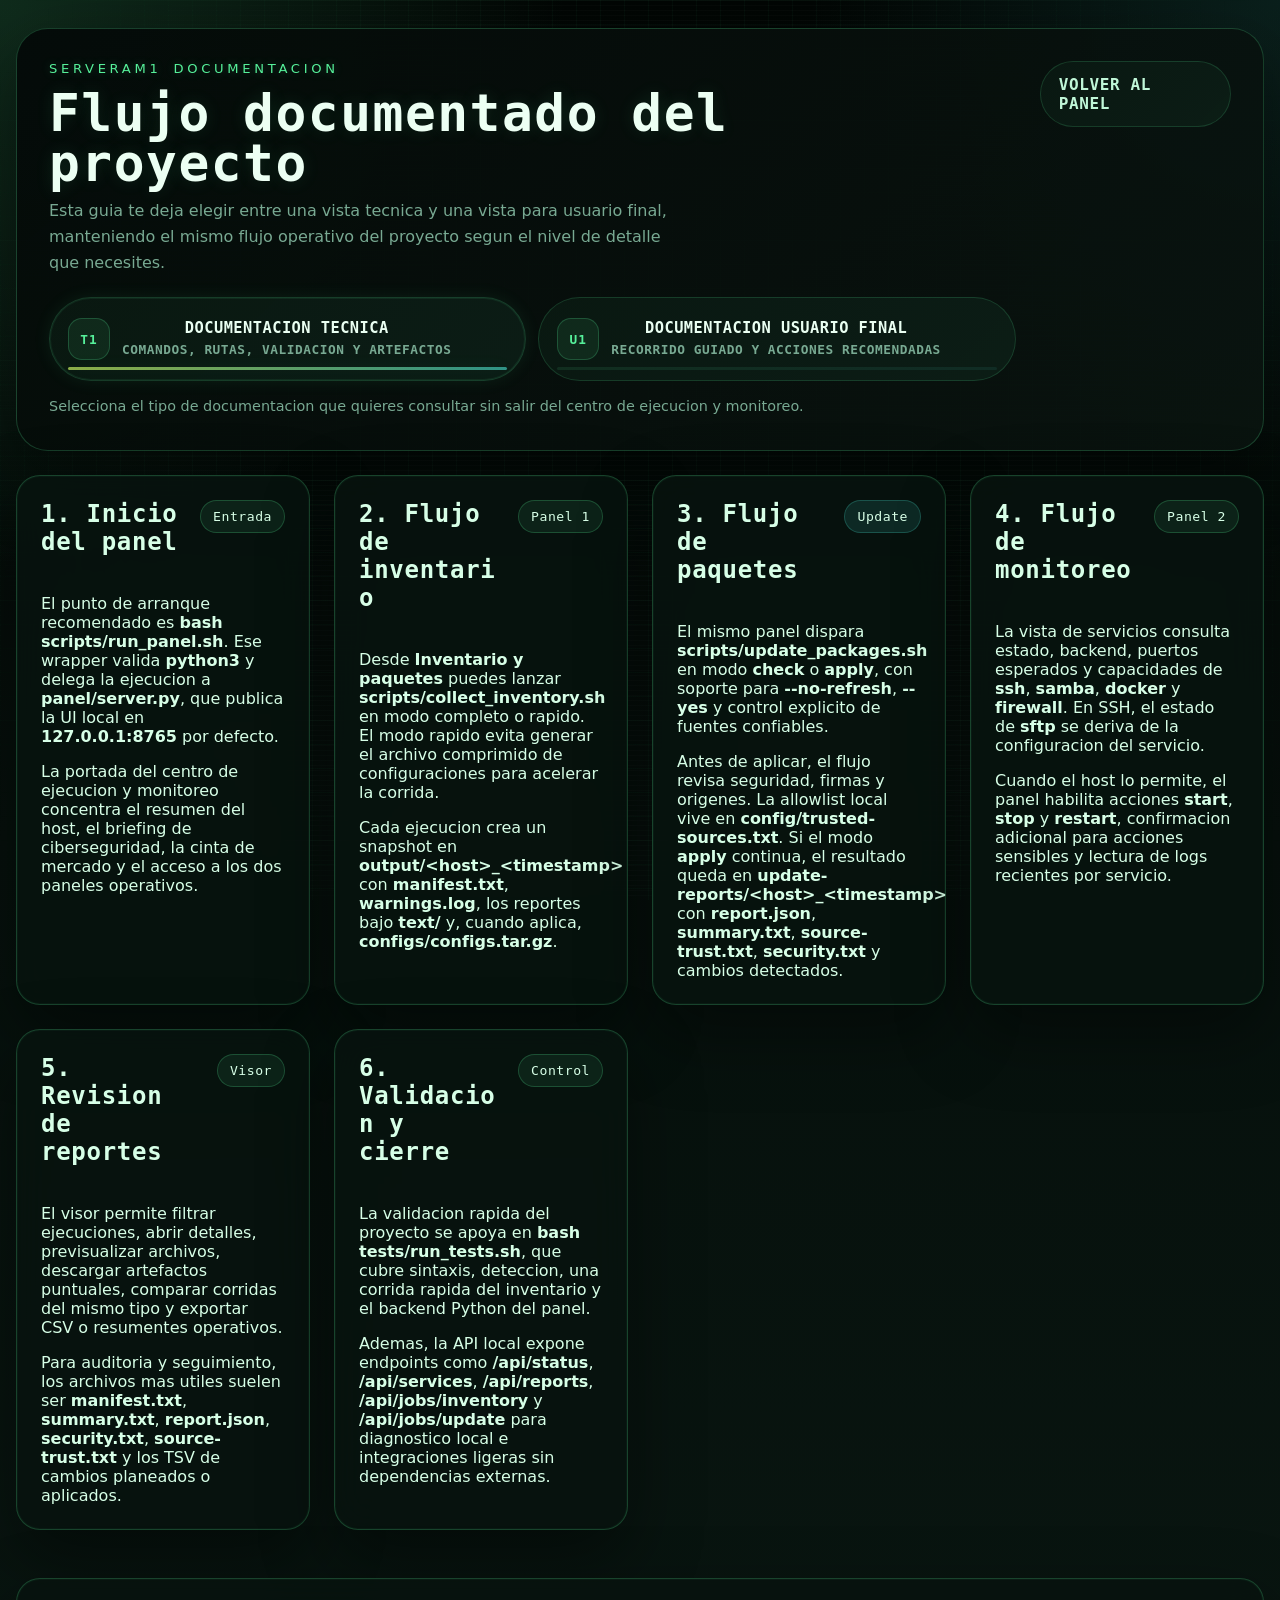
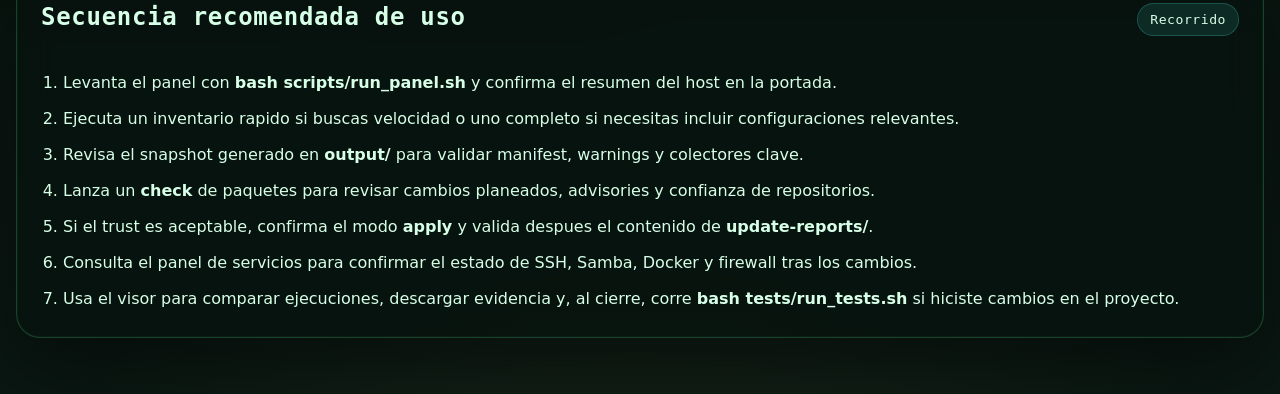
<file: panel/static/project-flow.html>
<!DOCTYPE html>
<html lang="es">
<head>
  <meta charset="UTF-8">
  <meta name="viewport" content="width=device-width, initial-scale=1.0">
  <title>Flujo del Proyecto | ServerAM1</title>
  <link rel="stylesheet" href="styles.css">
</head>
<body class="documentation-page">
  <div class="backdrop"></div>
  <main class="shell doc-shell">
    <header class="hero doc-hero">
      <div>
        <div class="system-footer-brand doc-brand" aria-label="ServerAM1 Documentacion">
          <p class="eyebrow">ServerAM1</p>
          <p class="eyebrow">Documentacion</p>
        </div>
        <h1>Flujo documentado del proyecto</h1>
        <p class="lede">Esta guia te deja elegir entre una vista tecnica y una vista para usuario final, manteniendo el mismo flujo operativo del proyecto segun el nivel de detalle que necesites.</p>
        <div class="doc-switcher" role="tablist" aria-label="Tipo de documentacion">
          <button class="secondary-button doc-toggle-button active-switch" type="button" data-doc-target="technical" aria-pressed="true" aria-selected="true">
            <span class="doc-toggle-icon">T1</span>
            <span class="doc-toggle-copy">
              <strong>Documentacion tecnica</strong>
              <small>Comandos, rutas, validacion y artefactos</small>
            </span>
          </button>
          <button class="secondary-button doc-toggle-button" type="button" data-doc-target="user" aria-pressed="false" aria-selected="false">
            <span class="doc-toggle-icon">U1</span>
            <span class="doc-toggle-copy">
              <strong>Documentacion usuario final</strong>
              <small>Recorrido guiado y acciones recomendadas</small>
            </span>
          </button>
        </div>
        <p class="doc-switch-note">Selecciona el tipo de documentacion que quieres consultar sin salir del centro de ejecucion y monitoreo.</p>
      </div>
      <div class="hero-meta">
        <a class="secondary-button" href="/">Volver al panel</a>
      </div>
    </header>

    <section class="doc-view" data-doc-view="technical">
      <section class="doc-grid">
        <article class="card doc-card">
          <div class="card-head">
            <h2>1. Inicio del panel</h2>
            <span class="badge">Entrada</span>
          </div>
          <p>El punto de arranque recomendado es <strong>bash scripts/run_panel.sh</strong>. Ese wrapper valida <strong>python3</strong> y delega la ejecucion a <strong>panel/server.py</strong>, que publica la UI local en <strong>127.0.0.1:8765</strong> por defecto.</p>
          <p>La portada del centro de ejecucion y monitoreo concentra el resumen del host, el briefing de ciberseguridad, la cinta de mercado y el acceso a los dos paneles operativos.</p>
        </article>

        <article class="card doc-card">
          <div class="card-head">
            <h2>2. Flujo de inventario</h2>
            <span class="badge">Panel 1</span>
          </div>
          <p>Desde <strong>Inventario y paquetes</strong> puedes lanzar <strong>scripts/collect_inventory.sh</strong> en modo completo o rapido. El modo rapido evita generar el archivo comprimido de configuraciones para acelerar la corrida.</p>
          <p>Cada ejecucion crea un snapshot en <strong>output/&lt;host&gt;_&lt;timestamp&gt;</strong> con <strong>manifest.txt</strong>, <strong>warnings.log</strong>, los reportes bajo <strong>text/</strong> y, cuando aplica, <strong>configs/configs.tar.gz</strong>.</p>
        </article>

        <article class="card doc-card">
          <div class="card-head">
            <h2>3. Flujo de paquetes</h2>
            <span class="badge accent">Update</span>
          </div>
          <p>El mismo panel dispara <strong>scripts/update_packages.sh</strong> en modo <strong>check</strong> o <strong>apply</strong>, con soporte para <strong>--no-refresh</strong>, <strong>--yes</strong> y control explicito de fuentes confiables.</p>
          <p>Antes de aplicar, el flujo revisa seguridad, firmas y origenes. La allowlist local vive en <strong>config/trusted-sources.txt</strong>. Si el modo <strong>apply</strong> continua, el resultado queda en <strong>update-reports/&lt;host&gt;_&lt;timestamp&gt;</strong> con <strong>report.json</strong>, <strong>summary.txt</strong>, <strong>source-trust.txt</strong>, <strong>security.txt</strong> y cambios detectados.</p>
        </article>

        <article class="card doc-card">
          <div class="card-head">
            <h2>4. Flujo de monitoreo</h2>
            <span class="badge">Panel 2</span>
          </div>
          <p>La vista de servicios consulta estado, backend, puertos esperados y capacidades de <strong>ssh</strong>, <strong>samba</strong>, <strong>docker</strong> y <strong>firewall</strong>. En SSH, el estado de <strong>sftp</strong> se deriva de la configuracion del servicio.</p>
          <p>Cuando el host lo permite, el panel habilita acciones <strong>start</strong>, <strong>stop</strong> y <strong>restart</strong>, confirmacion adicional para acciones sensibles y lectura de logs recientes por servicio.</p>
        </article>

        <article class="card doc-card">
          <div class="card-head">
            <h2>5. Revision de reportes</h2>
            <span class="badge">Visor</span>
          </div>
          <p>El visor permite filtrar ejecuciones, abrir detalles, previsualizar archivos, descargar artefactos puntuales, comparar corridas del mismo tipo y exportar CSV o resumentes operativos.</p>
          <p>Para auditoria y seguimiento, los archivos mas utiles suelen ser <strong>manifest.txt</strong>, <strong>summary.txt</strong>, <strong>report.json</strong>, <strong>security.txt</strong>, <strong>source-trust.txt</strong> y los TSV de cambios planeados o aplicados.</p>
        </article>

        <article class="card doc-card">
          <div class="card-head">
            <h2>6. Validacion y cierre</h2>
            <span class="badge">Control</span>
          </div>
          <p>La validacion rapida del proyecto se apoya en <strong>bash tests/run_tests.sh</strong>, que cubre sintaxis, deteccion, una corrida rapida del inventario y el backend Python del panel.</p>
          <p>Ademas, la API local expone endpoints como <strong>/api/status</strong>, <strong>/api/services</strong>, <strong>/api/reports</strong>, <strong>/api/jobs/inventory</strong> y <strong>/api/jobs/update</strong> para diagnostico local e integraciones ligeras sin dependencias externas.</p>
        </article>
      </section>

      <section class="card doc-card doc-reference-card">
        <div class="card-head">
          <h2>Secuencia recomendada de uso</h2>
          <span class="badge accent">Recorrido</span>
        </div>
        <ol class="doc-sequence">
          <li>Levanta el panel con <strong>bash scripts/run_panel.sh</strong> y confirma el resumen del host en la portada.</li>
          <li>Ejecuta un inventario rapido si buscas velocidad o uno completo si necesitas incluir configuraciones relevantes.</li>
          <li>Revisa el snapshot generado en <strong>output/</strong> para validar manifest, warnings y colectores clave.</li>
          <li>Lanza un <strong>check</strong> de paquetes para revisar cambios planeados, advisories y confianza de repositorios.</li>
          <li>Si el trust es aceptable, confirma el modo <strong>apply</strong> y valida despues el contenido de <strong>update-reports/</strong>.</li>
          <li>Consulta el panel de servicios para confirmar el estado de SSH, Samba, Docker y firewall tras los cambios.</li>
          <li>Usa el visor para comparar ejecuciones, descargar evidencia y, al cierre, corre <strong>bash tests/run_tests.sh</strong> si hiciste cambios en el proyecto.</li>
        </ol>
      </section>
    </section>

    <section class="doc-view hidden-panel" data-doc-view="user">
      <section class="doc-grid">
        <article class="card doc-card">
          <div class="card-head">
            <h2>1. Que hace este sistema</h2>
            <span class="badge">Resumen</span>
          </div>
          <p>Este centro te ayuda a revisar el estado general del equipo, generar inventarios, comprobar actualizaciones de paquetes y vigilar servicios clave desde una sola interfaz local.</p>
          <p>No necesitas recordar todos los comandos: el panel organiza las acciones principales y te muestra la salida de cada proceso.</p>
        </article>

        <article class="card doc-card">
          <div class="card-head">
            <h2>2. Como empezar</h2>
            <span class="badge">Inicio</span>
          </div>
          <p>Abre el panel y revisa la portada. Ahí veras el resumen del host, noticias de seguridad y los accesos a <strong>Inventario y paquetes</strong> y <strong>Servicios</strong>.</p>
          <p>Si solo quieres una revision general del equipo, normalmente el mejor primer paso es ejecutar un inventario rapido.</p>
        </article>

        <article class="card doc-card">
          <div class="card-head">
            <h2>3. Inventario del equipo</h2>
            <span class="badge">Panel 1</span>
          </div>
          <p>Usa el boton de inventario para crear un snapshot del sistema. El modo rapido tarda menos; el modo completo guarda mas contexto y configuraciones.</p>
          <p>Despues puedes abrir el reporte generado para ver hardware, software, servicios, seguridad, contenedores y otros datos relevantes del host.</p>
        </article>

        <article class="card doc-card">
          <div class="card-head">
            <h2>4. Revision de paquetes</h2>
            <span class="badge accent">Update</span>
          </div>
          <p>Primero usa <strong>Solo reporte</strong> para revisar que cambios propone el sistema antes de instalar nada.</p>
          <p>Si el resultado se ve correcto, puedes pasar a <strong>Aplicar cambios</strong>. El panel te pedira confirmacion antes de continuar.</p>
        </article>

        <article class="card doc-card">
          <div class="card-head">
            <h2>5. Monitoreo de servicios</h2>
            <span class="badge">Panel 2</span>
          </div>
          <p>En la vista de servicios puedes revisar rapidamente si SSH, Samba, Docker y el firewall estan activos, detenidos o con alguna limitacion.</p>
          <p>Tambien puedes consultar logs y, cuando el entorno lo permite, iniciar, detener o reiniciar servicios desde la misma interfaz.</p>
        </article>

        <article class="card doc-card">
          <div class="card-head">
            <h2>6. Donde revisar resultados</h2>
            <span class="badge">Reportes</span>
          </div>
          <p>El visor de reportes te deja abrir resultados recientes, comparar ejecuciones y descargar archivos utiles para respaldo o seguimiento.</p>
          <p>Si algo no sale como esperas, empieza por revisar el resumen del reporte, las advertencias y los archivos de detalle disponibles en el visor.</p>
        </article>
      </section>

      <section class="card doc-card doc-reference-card">
        <div class="card-head">
          <h2>Recorrido recomendado para usuario final</h2>
          <span class="badge accent">Guia</span>
        </div>
        <ol class="doc-sequence">
          <li>Abre la portada y confirma que el equipo se vea correctamente identificado.</li>
          <li>Ejecuta un inventario rapido para obtener una vista general del sistema.</li>
          <li>Revisa el reporte desde el visor para entender el estado actual del host.</li>
          <li>Haz una comprobacion de paquetes en modo reporte antes de aplicar cambios.</li>
          <li>Solo si el resultado es correcto, confirma la aplicacion de paquetes.</li>
          <li>Valida en el panel de servicios que los componentes importantes sigan operando.</li>
          <li>Guarda o compara reportes si necesitas evidencia o seguimiento posterior.</li>
        </ol>
      </section>

      <section class="card doc-card doc-reference-card">
        <div class="card-head">
          <h2>Preguntas frecuentes</h2>
          <span class="badge">FAQ</span>
        </div>
        <div class="doc-faq-grid">
          <article class="doc-faq-item">
            <h3>Que opcion conviene primero</h3>
            <p>Si solo quieres entender el estado general del equipo, empieza con un inventario rapido y revisa su reporte antes de tocar paquetes o servicios.</p>
          </article>
          <article class="doc-faq-item">
            <h3>Cuando debo aplicar paquetes</h3>
            <p>Solo despues de revisar el modo reporte y confirmar que los cambios planeados y la confianza de las fuentes coinciden con lo que esperas.</p>
          </article>
          <article class="doc-faq-item">
            <h3>Donde veo si algo fallo</h3>
            <p>Empieza por el visor del reporte, el resumen de ejecucion, las advertencias y los logs del panel de servicios si el problema afecta un daemon concreto.</p>
          </article>
        </div>
      </section>
    </section>
  </main>

  <script>
    const docButtons = Array.from(document.querySelectorAll('[data-doc-target]'));
    const docViews = Array.from(document.querySelectorAll('[data-doc-view]'));

    function setDocView(viewName) {
      docButtons.forEach((button) => {
        const isActive = button.dataset.docTarget === viewName;
        button.classList.toggle('active-switch', isActive);
        button.setAttribute('aria-pressed', isActive ? 'true' : 'false');
        button.setAttribute('aria-selected', isActive ? 'true' : 'false');
      });

      docViews.forEach((section) => {
        section.classList.toggle('hidden-panel', section.dataset.docView !== viewName);
      });
    }

    docButtons.forEach((button) => {
      button.addEventListener('click', () => setDocView(button.dataset.docTarget || 'technical'));
    });
  </script>
</body>
</html>
</file>
<file: panel/static/styles.css>
:root {
  --bg: #050b08;
  --surface: rgba(8, 19, 14, 0.86);
  --line: rgba(86, 240, 154, 0.22);
  --text: #d7ffe7;
  --muted: #78a992;
  --teal: #56f09a;
  --amber: #d4ff67;
  --crimson: #ff6d89;
  --cyan: #45d7c8;
  --success: #56f09a;
  --warning: #ffd36a;
  --shadow: 0 28px 72px rgba(0, 0, 0, 0.42);
  --radius: 24px;
  --radius-sm: 16px;
  --mono: "IBM Plex Mono", "DejaVu Sans Mono", monospace;
  --sans: "IBM Plex Sans", "Noto Sans", "DejaVu Sans", sans-serif;
}

* {
  box-sizing: border-box;
}

body {
  margin: 0;
  min-height: 100vh;
  font-family: var(--sans);
  color: var(--text);
  overflow-x: hidden;
  background:
    radial-gradient(circle at top left, rgba(86, 240, 154, 0.16), transparent 24%),
    radial-gradient(circle at top right, rgba(69, 215, 200, 0.12), transparent 20%),
    radial-gradient(circle at 50% 120%, rgba(212, 255, 103, 0.08), transparent 28%),
    linear-gradient(180deg, #020604 0%, #06100c 42%, #0a1712 100%);
}

.backdrop {
  position: fixed;
  inset: 0;
  background-image:
    linear-gradient(rgba(86, 240, 154, 0.045) 1px, transparent 1px),
    linear-gradient(90deg, rgba(86, 240, 154, 0.045) 1px, transparent 1px),
    linear-gradient(rgba(255, 255, 255, 0.025) 1px, transparent 1px);
  background-size: 24px 24px, 24px 24px, 100% 5px;
  mask-image: radial-gradient(circle at center, black 58%, transparent 100%);
  pointer-events: none;
  opacity: 0.88;
}

.particles-canvas {
  position: fixed;
  inset: 0;
  width: 100%;
  height: 100%;
  pointer-events: none;
  opacity: 0.92;
  mix-blend-mode: screen;
}

.shell {
  position: relative;
  z-index: 1;
  width: min(1360px, calc(100% - 32px));
  margin: 0 auto;
  padding: 28px 0 40px;
}

.documentation-page {
  overflow-x: hidden;
}

.doc-shell {
  padding-bottom: 56px;
}

.view {
  display: none;
}

.view.view-active {
  display: grid;
  gap: 24px;
  align-content: start;
}

.view.view-active > * {
  min-width: 0;
}

.view[data-view="inventory"],
.view[data-view="services"] {
  container-type: inline-size;
}

.hero-home {
  display: grid;
  grid-template-columns: minmax(0, 1.2fr) minmax(280px, 0.8fr);
  align-items: stretch;
}

.panel-hero {
  margin-bottom: 24px;
}

.home-briefing-grid,
.home-switch-grid {
  display: grid;
  grid-template-columns: repeat(auto-fit, minmax(min(100%, 320px), 1fr));
  gap: 24px;
}

.nav-tile {
  position: relative;
  padding: 28px;
  border: 1px solid rgba(86, 240, 154, 0.2);
  border-radius: 28px;
  background:
    linear-gradient(135deg, rgba(5, 12, 10, 0.94), rgba(10, 22, 17, 0.9)),
    radial-gradient(circle at top right, rgba(69, 215, 200, 0.12), transparent 28%),
    radial-gradient(circle at bottom left, rgba(86, 240, 154, 0.1), transparent 30%);
  color: var(--text);
  text-align: left;
  cursor: pointer;
  transition: transform 160ms ease, border-color 160ms ease, box-shadow 160ms ease;
  min-width: 0;
  box-shadow: inset 0 0 0 1px rgba(86, 240, 154, 0.04);
}

.list-controls > *,
.compare-controls > *,
.confirmation-actions > *,
.detail-actions > *,
.file-toolbar > * {
  min-width: 0;
}

.nav-tile:hover {
  min-width: 0;
  transform: translateY(-3px);
  border-color: rgba(86, 240, 154, 0.34);
  box-shadow: 0 18px 42px rgba(0, 0, 0, 0.28), 0 0 24px rgba(86, 240, 154, 0.08);
}

.nav-tile h2 {
  margin: 18px 0 10px;
  font-size: 1.9rem;
}

.metrics-grid,
.trend-grid,
.jobs-card,
.viewer-card,
.report-selector-card,
.service-grid,
.comparison-grid,
.modal-report-list {
  min-width: 0;
}

.nav-tile p {
  margin-bottom: 0;
  color: var(--muted);
  max-width: 38ch;
  line-height: 1.6;
}

.host-summary-card {
  width: min(100%, 340px);
  min-width: 0;
  justify-self: end;
  padding: 18px;
}

.host-summary-grid {
  display: grid;
  grid-template-columns: repeat(2, minmax(0, 1fr));
  gap: 10px;
}

.home-hero-actions {
  display: grid;
  grid-template-columns: repeat(2, minmax(0, 1fr));
  gap: 14px;
  margin-top: 22px;
}

.nav-tile-compact {
  padding: 14px 16px;
  border-radius: 20px;
}

.nav-tile-compact h2 {
  margin: 12px 0 6px;
  font-size: 1rem;
}

.nav-tile-compact p {
  max-width: none;
  font-size: 0.82rem;
  line-height: 1.45;
}

.host-summary-card .card-head {
  margin-bottom: 12px;
}

.host-summary-card .card-head h2 {
  font-size: 1rem;
}

.host-summary-card .summary-tile {
  padding: 10px 12px;
}

.host-summary-card .summary-tile p {
  margin-bottom: 6px;
  font-size: 0.76rem;
}

.host-summary-card .summary-tile strong {
  font-size: 1rem;
}

.market-ribbon-bar,
.home-briefing-panel {
  min-width: 0;
}

.market-ribbon-bar {
  display: grid;
  grid-template-columns: auto minmax(0, 1fr);
  gap: 16px;
  align-items: center;
  padding: 12px 16px;
  border: 1px solid rgba(86, 240, 154, 0.14);
  border-radius: 22px;
  background:
    linear-gradient(145deg, rgba(4, 12, 9, 0.94), rgba(8, 20, 15, 0.9)),
    radial-gradient(circle at top right, rgba(69, 215, 200, 0.08), transparent 26%);
  box-shadow: 0 18px 34px rgba(0, 0, 0, 0.22), inset 0 0 0 1px rgba(86, 240, 154, 0.03);
}

.market-ribbon-head {
  display: grid;
  align-items: center;
  min-width: 0;
}

.market-ribbon-title {
  display: inline-flex;
  align-items: center;
  gap: 10px;
  min-width: 0;
}

.market-ribbon-heading {
  margin: 0;
  color: #effff4;
  font-size: clamp(0.98rem, 1.6vw, 1.18rem);
  font-family: var(--font-mono, monospace);
  font-weight: 700;
  line-height: 1.2;
  letter-spacing: 0.02em;
}

.market-live-pulse {
  position: relative;
  width: 10px;
  height: 10px;
  flex: 0 0 10px;
  border-radius: 999px;
  background: var(--success);
  box-shadow: 0 0 0 6px rgba(86, 240, 154, 0.14);
}

.market-live-pulse::after {
  content: "";
  position: absolute;
  inset: -6px;
  border: 1px solid rgba(86, 240, 154, 0.42);
  border-radius: inherit;
  animation: market-live-pulse 1.8s ease-out infinite;
}

@media (prefers-reduced-motion: reduce) {
  .market-live-pulse::after {
    animation: none;
  }
}
.market-ribbon-shell {
  position: relative;
  overflow: hidden;
  min-width: 0;
  padding: 2px 0;
  mask-image: linear-gradient(90deg, transparent, #000 4%, #000 96%, transparent);
}

.home-briefing-panel {
  display: grid;
  grid-template-columns: repeat(auto-fit, minmax(min(100%, 340px), 1fr));
  gap: 24px;
  padding: 24px;
  border: 1px solid rgba(86, 240, 154, 0.14);
  border-radius: var(--radius);
  background:
    linear-gradient(145deg, rgba(6, 16, 12, 0.9), rgba(9, 20, 15, 0.86)),
    radial-gradient(circle at top right, rgba(69, 215, 200, 0.06), transparent 24%);
  box-shadow: var(--shadow), inset 0 0 0 1px rgba(86, 240, 154, 0.03);
}

.home-briefing-column {
  min-width: 0;
}

.home-briefing-column + .home-briefing-column {
  padding-left: 24px;
  border-left: 1px solid rgba(86, 240, 154, 0.08);
}

.home-briefing-head {
  display: grid;
  grid-template-columns: minmax(0, 1fr) auto;
  gap: 14px;
  align-items: start;
  margin-bottom: 16px;
}

.market-ticker-track {
  display: flex;
  gap: 14px;
  width: max-content;
  min-width: 100%;
}

.market-ticker-track.is-animated {
  animation: ticker-scroll 34s linear infinite;
}

.market-ticker-shell:hover .market-ticker-track.is-animated {
  animation-play-state: paused;
}

.market-chip {
  display: grid;
  gap: 4px;
  min-width: 148px;
  padding: 10px 12px;
  border: 1px solid rgba(86, 240, 154, 0.14);
  border-radius: 16px;
  background:
    linear-gradient(145deg, rgba(6, 16, 12, 0.9), rgba(10, 22, 17, 0.86)),
    radial-gradient(circle at top right, rgba(69, 215, 200, 0.08), transparent 26%);
  box-shadow: inset 0 0 0 1px rgba(86, 240, 154, 0.04);
}

.market-chip p,
.market-chip strong,
.market-chip span {
  margin: 0;
}

.market-chip p {
  color: var(--muted);
  font-size: 0.72rem;
  letter-spacing: 0.08em;
  text-transform: uppercase;
}

.market-chip strong {
  color: #effff4;
  font-size: 0.96rem;
}

.market-chip span {
  color: #d8fbe7;
  font-family: var(--mono);
  font-size: 0.76rem;
}

.market-chip.trend-up span {
  color: var(--success);
}

.market-chip.trend-down span {
  color: var(--warning);
}

@keyframes market-live-pulse {
  0% {
    opacity: 0.95;
    transform: scale(0.72);
  }

  70% {
    opacity: 0;
    transform: scale(1.75);
  }

  100% {
    opacity: 0;
    transform: scale(1.75);
  }
}

.card-subtitle {
  margin: 6px 0 0;
  color: var(--muted);
  font-size: 0.9rem;
  line-height: 1.5;
}

.briefing-meta {
  display: flex;
  flex-wrap: wrap;
  justify-content: flex-end;
  gap: 8px;
}

.briefing-list {
  display: grid;
  gap: 0;
}

.briefing-column-footer {
  display: flex;
  justify-content: flex-end;
  margin-top: 12px;
  padding-top: 12px;
  border-top: 1px solid rgba(86, 240, 154, 0.08);
}

.briefing-history-link {
  border: 0;
  padding: 0;
  background: transparent;
  cursor: pointer;
}

.briefing-item {
  display: grid;
  gap: 8px;
  min-width: 0;
  padding: 14px 0;
  border-bottom: 1px solid rgba(86, 240, 154, 0.08);
  background: transparent;
}

.briefing-item h3,
.briefing-item p {
  min-width: 0;
  overflow-wrap: anywhere;
}

.briefing-item h3 {
  margin-bottom: 0;
  font-size: 0.98rem;
  line-height: 1.4;
}

.briefing-item:last-child {
  border-bottom: 0;
  padding-bottom: 0;
}

.modal-briefing-list {
  position: relative;
  z-index: 1;
  margin-top: 18px;
}

.modal-briefing-list .briefing-item {
  padding-block: 16px;
}

.briefing-headline-meta {
  display: flex;
  flex-wrap: wrap;
  justify-content: space-between;
  gap: 10px;
  align-items: center;
}

.briefing-kicker {
  margin-bottom: 0;
  color: var(--teal);
  font-family: var(--mono);
  font-size: 0.76rem;
  letter-spacing: 0.12em;
  text-transform: uppercase;
}

.briefing-time {
  color: var(--muted);
  font-family: var(--mono);
  font-size: 0.76rem;
}

.briefing-tags {
  display: flex;
  flex-wrap: wrap;
  gap: 8px;
}

.briefing-tags .pill {
  padding: 5px 10px;
  font-size: 0.72rem;
}

.briefing-footnote {
  color: var(--muted);
  font-size: 0.84rem;
  line-height: 1.55;
}

.ghost-link {
  display: inline-flex;
  align-items: center;
  gap: 8px;
  color: var(--teal);
  font-family: var(--mono);
  font-size: 0.76rem;
  font-weight: 700;
  letter-spacing: 0.05em;
  text-transform: uppercase;
  text-decoration: none;
}

.ghost-link:hover {
  color: #cffff0;
}

.system-footer {
  display: grid;
  grid-template-columns: minmax(0, 1fr) auto;
  gap: 18px;
  align-items: center;
  margin-top: 28px;
  padding: 22px 24px;
  border: 1px solid rgba(86, 240, 154, 0.14);
  border-radius: 26px;
  background:
    linear-gradient(145deg, rgba(4, 12, 9, 0.94), rgba(8, 19, 14, 0.9)),
    radial-gradient(circle at top right, rgba(69, 215, 200, 0.08), transparent 26%);
  box-shadow: 0 22px 44px rgba(0, 0, 0, 0.22), inset 0 0 0 1px rgba(86, 240, 154, 0.03);
}

.system-footer-brand {
  display: flex;
  flex-wrap: wrap;
  gap: 12px;
  align-items: center;
  margin-bottom: 10px;
}

.system-footer-brand .eyebrow {
  margin: 0;
}

.system-footer h2 {
  margin-bottom: 8px;
  font-size: 1.2rem;
}

.system-footer-copy {
  margin-bottom: 0;
  max-width: 64ch;
  color: var(--muted);
  line-height: 1.6;
}

.footer-link-button {
  display: inline-flex;
  align-items: center;
  justify-content: center;
  min-height: 50px;
  padding: 0 20px;
  border: 1px solid rgba(86, 240, 154, 0.28);
  border-radius: 999px;
  background: rgba(86, 240, 154, 0.12);
  color: #effff4;
  font-family: var(--mono);
  font-size: 0.82rem;
  font-weight: 700;
  letter-spacing: 0.06em;
  text-decoration: none;
  text-transform: uppercase;
  transition: transform 160ms ease, border-color 160ms ease, box-shadow 160ms ease, background 160ms ease;
}

.footer-link-button:hover {
  transform: translateY(-2px);
  border-color: rgba(86, 240, 154, 0.42);
  background: rgba(86, 240, 154, 0.18);
  box-shadow: 0 14px 28px rgba(0, 0, 0, 0.22), 0 0 18px rgba(86, 240, 154, 0.08);
}

.doc-hero {
  align-items: flex-start;
}

.doc-brand {
  margin-bottom: 12px;
}

.doc-switcher {
  display: grid;
  grid-template-columns: repeat(auto-fit, minmax(min(100%, 280px), 1fr));
  gap: 12px;
  margin-top: 22px;
}

.doc-toggle-button {
  position: relative;
  display: grid;
  grid-template-columns: auto minmax(0, 1fr);
  gap: 12px;
  align-items: center;
  justify-items: start;
  min-height: 84px;
  padding: 16px 18px;
  border-radius: 24px;
  text-transform: none;
  letter-spacing: 0;
  overflow: hidden;
}

.doc-toggle-button::after {
  content: "";
  position: absolute;
  inset: auto 18px 10px;
  height: 3px;
  border-radius: 999px;
  background: linear-gradient(90deg, rgba(86, 240, 154, 0.14), rgba(69, 215, 200, 0.12));
  opacity: 0.7;
}

.doc-toggle-button.active-switch::after {
  background: linear-gradient(90deg, rgba(212, 255, 103, 0.92), rgba(69, 215, 200, 0.9));
  box-shadow: 0 0 18px rgba(86, 240, 154, 0.18);
}

.doc-toggle-icon {
  display: inline-flex;
  align-items: center;
  justify-content: center;
  width: 42px;
  height: 42px;
  border: 1px solid rgba(86, 240, 154, 0.22);
  border-radius: 14px;
  background: rgba(86, 240, 154, 0.08);
  color: var(--teal);
  font-family: var(--mono);
  font-size: 0.8rem;
  font-weight: 700;
  letter-spacing: 0.08em;
}

.doc-toggle-copy {
  display: grid;
  gap: 4px;
  min-width: 0;
}

.doc-toggle-copy strong {
  font-family: var(--mono);
  font-size: 0.96rem;
  color: #eafff2;
  letter-spacing: 0.03em;
}

.doc-toggle-copy small {
  color: var(--muted);
  font-size: 0.8rem;
  line-height: 1.45;
}

.doc-switch-note {
  margin: 14px 0 0;
  color: var(--muted);
  font-size: 0.9rem;
  line-height: 1.6;
}

.doc-view {
  display: grid;
  gap: 24px;
}

.doc-grid {
  display: grid;
  grid-template-columns: repeat(auto-fit, minmax(min(100%, 280px), 1fr));
  gap: 24px;
  margin-bottom: 24px;
}

.doc-card {
  min-width: 0;
}

.doc-card p:last-child {
  margin-bottom: 0;
}

.doc-reference-card {
  margin-bottom: 0;
}

.doc-sequence {
  margin: 0;
  padding-left: 22px;
  color: var(--text);
  line-height: 1.75;
}

.doc-sequence li + li {
  margin-top: 8px;
}

.doc-faq-grid {
  display: grid;
  grid-template-columns: repeat(auto-fit, minmax(min(100%, 240px), 1fr));
  gap: 14px;
}

.doc-faq-item {
  padding: 16px;
  border: 1px solid rgba(86, 240, 154, 0.12);
  border-radius: var(--radius-sm);
  background: rgba(4, 12, 10, 0.68);
}

.doc-faq-item h3 {
  margin-bottom: 10px;
  font-size: 0.96rem;
}

.doc-faq-item p {
  margin-bottom: 0;
  color: var(--muted);
  line-height: 1.6;
}

.briefing-item.is-empty,
.briefing-item.is-loading,
.market-chip.is-empty,
.market-chip.is-loading {
  opacity: 0.84;
}

.panel-topbar {
  display: grid;
  grid-template-columns: auto minmax(0, 1fr) auto;
  align-items: center;
  gap: 14px;
  position: sticky;
  top: 14px;
  z-index: 18;
  padding: 14px 16px;
  border: 1px solid rgba(86, 240, 154, 0.16);
  border-radius: 22px;
  background:
    linear-gradient(180deg, rgba(3, 12, 9, 0.94), rgba(6, 18, 13, 0.9)),
    radial-gradient(circle at top left, rgba(69, 215, 200, 0.08), transparent 30%);
  backdrop-filter: blur(18px);
  box-shadow: 0 18px 36px rgba(0, 0, 0, 0.28), inset 0 0 0 1px rgba(86, 240, 154, 0.04);
  margin-bottom: 18px;
}

.panel-topbar > * {
  min-width: 0;
}

.panel-topbar::after {
  content: "";
  position: absolute;
  inset: auto 18px -14px;
  height: 18px;
  border-radius: 999px;
  background: linear-gradient(180deg, rgba(69, 215, 200, 0.18), rgba(69, 215, 200, 0));
  filter: blur(12px);
  opacity: 0.72;
  pointer-events: none;
}

.view[data-view="inventory"] > .grid.two-up {
  position: relative;
  padding: 22px;
  border: 1px solid rgba(86, 240, 154, 0.14);
  border-radius: 28px;
  background:
    linear-gradient(145deg, rgba(4, 12, 9, 0.94), rgba(8, 19, 14, 0.9)),
    radial-gradient(circle at top right, rgba(69, 215, 200, 0.08), transparent 26%);
  box-shadow: 0 24px 48px rgba(0, 0, 0, 0.24), inset 0 0 0 1px rgba(86, 240, 154, 0.03);
}

.view[data-view="inventory"] > .grid.two-up::before {
  content: "";
  position: absolute;
  inset: 0;
  border-radius: inherit;
  pointer-events: none;
  background:
    linear-gradient(rgba(86, 240, 154, 0.025) 1px, transparent 1px),
    linear-gradient(90deg, rgba(86, 240, 154, 0.025) 1px, transparent 1px);
  background-size: 26px 26px;
  opacity: 0.26;
}

.view[data-view="inventory"] > .grid.two-up > * {
  position: relative;
  z-index: 1;
}


@container (min-width: 1180px) {
  .view[data-view="inventory"].view-active {
    grid-template-columns: minmax(0, 1fr);
    align-items: start;
  }

  .view[data-view="inventory"].view-active > .panel-topbar,
  .view[data-view="inventory"].view-active > .panel-hero,
  .view[data-view="inventory"].view-active > .grid.two-up,
  .view[data-view="inventory"].view-active > .metrics-grid,
  .view[data-view="inventory"].view-active > .trend-grid,
  .view[data-view="inventory"].view-active > .jobs-card,
  .view[data-view="inventory"].view-active > #report-modal {
    grid-column: 1 / -1;
  }

  .view[data-view="inventory"].view-active > .reports-grid,
  .view[data-view="inventory"].view-active > .viewer-card {
    grid-column: 1 / -1;
  }
}

@container (min-width: 980px) {
  .view[data-view="services"].view-active > .card {
    display: grid;
    gap: 18px;
  }
}
.view-switcher {
  display: inline-flex;
  flex-wrap: wrap;
  gap: 10px;
  justify-content: center;
}

.active-switch {
  border-color: rgba(86, 240, 154, 0.32);
  background: rgba(86, 240, 154, 0.14);
  box-shadow: inset 0 0 0 1px rgba(86, 240, 154, 0.08), 0 0 18px rgba(86, 240, 154, 0.08);
}

.hero {
  display: flex;
  justify-content: space-between;
  gap: 24px;
  padding: 32px;
  margin-bottom: 24px;
  border: 1px solid var(--line);
  border-radius: 32px;
  background:
    linear-gradient(140deg, rgba(4, 10, 8, 0.96), rgba(10, 20, 16, 0.92)),
    radial-gradient(circle at top right, rgba(69, 215, 200, 0.08), transparent 24%);
  box-shadow: var(--shadow);
}

.eyebrow {
  margin: 0 0 10px;
  color: var(--teal);
  font-size: 0.82rem;
  letter-spacing: 0.28em;
  text-transform: uppercase;
  text-shadow: 0 0 10px rgba(86, 240, 154, 0.28);
}

h1,
h2,
h3,
p {
  margin-top: 0;
}

h1,
h2,
h3 {
  font-family: var(--mono);
  letter-spacing: 0.03em;
}

h1 {
  margin-bottom: 10px;
  font-size: clamp(2rem, 4vw, 3.8rem);
  line-height: 0.98;
  color: #ecfff3;
  text-shadow: 0 0 18px rgba(86, 240, 154, 0.12);
}

.lede {
  max-width: 62ch;
  margin-bottom: 0;
  color: var(--muted);
  font-size: 1rem;
  line-height: 1.6;
}

.hero-meta,
.report-meta,
.report-tags,
.file-toolbar,
.detail-actions,
.list-controls {
  display: flex;
  flex-wrap: wrap;
  gap: 10px;
}

.hero-meta,
.report-meta {
  align-items: center;
}

.hero-meta,
.report-meta,
.report-tags,
.file-toolbar,
.detail-actions,
.list-controls,
.compare-controls,
.confirmation-actions,
.view-switcher,
.report-menu-switcher,
.service-actions,
.member-list,
.file-action-buttons {
  min-width: 0;
}

.list-controls {
  display: grid;
  grid-template-columns: repeat(auto-fit, minmax(min(100%, 190px), 1fr));
  align-items: stretch;
  margin-bottom: 16px;
}

.pill,
.badge,
.job-status,
.status-chip {
  display: inline-flex;
  align-items: center;
  gap: 8px;
  padding: 8px 12px;
  border: 1px solid rgba(86, 240, 154, 0.22);
  border-radius: 999px;
  background: rgba(86, 240, 154, 0.08);
  color: var(--text);
  font-size: 0.82rem;
  font-family: var(--mono);
  letter-spacing: 0.04em;
}

.badge.accent {
  border-color: rgba(69, 215, 200, 0.24);
  background: rgba(69, 215, 200, 0.12);
}

.grid {
  display: grid;
  gap: 24px;
  margin-bottom: 24px;
}

.two-up {
  grid-template-columns: repeat(auto-fit, minmax(min(100%, 320px), 1fr));
}

.three-up {
  grid-template-columns: repeat(auto-fit, minmax(min(100%, 220px), 1fr));
}

.card {
  padding: 24px;
  border: 1px solid var(--line);
  border-radius: var(--radius);
  background: var(--surface);
  box-shadow: var(--shadow);
  backdrop-filter: blur(18px);
  box-shadow: var(--shadow), inset 0 0 0 1px rgba(86, 240, 154, 0.04);
}

.reports-grid {
  margin-bottom: 24px;
}

.report-selector-card {
  overflow: hidden;
}

.report-menu-switcher {
  display: grid;
  grid-template-columns: repeat(auto-fit, minmax(min(100%, 220px), 1fr));
  gap: 10px;
  width: min(100%, 620px);
}

.report-menu-button {
  display: inline-flex;
  align-items: center;
  justify-content: space-between;
  gap: 12px;
  min-height: 48px;
  padding-inline: 18px;
  width: 100%;
  min-width: 0;
}

.report-menu-label {
  text-align: left;
  min-width: 0;
  overflow-wrap: anywhere;
}

.report-menu-count {
  display: inline-flex;
  align-items: center;
  justify-content: center;
  min-width: 34px;
  padding: 6px 10px;
  border-radius: 999px;
  background: rgba(255, 255, 255, 0.1);
  color: inherit;
  font-size: 0.8rem;
  font-weight: 700;
}

.report-menu-panel {
  display: block;
}

.report-menu-footer {
  display: flex;
  justify-content: center;
  margin-top: 16px;
}

.report-more-link {
  border: 0;
  padding: 0;
  background: transparent;
  color: var(--teal);
  font: inherit;
  font-weight: 700;
  font-family: var(--mono);
  letter-spacing: 0.05em;
  text-transform: uppercase;
  cursor: pointer;
  text-decoration: underline;
  text-underline-offset: 4px;
  text-decoration-color: rgba(86, 240, 154, 0.48);
}

.report-more-link:hover {
  color: #c9ffe0;
  text-decoration-color: rgba(69, 215, 200, 0.72);
}

.report-selector-summary {
  display: grid;
  grid-template-columns: repeat(auto-fit, minmax(min(100%, 240px), 1fr));
  gap: 14px;
  margin: 18px 0 20px;
}

.selector-summary-tile span {
  display: block;
  margin-top: 8px;
  color: var(--muted);
  font-size: 0.84rem;
  line-height: 1.5;
}

.report-selector-summary .summary-tile,
.report-selector-summary .summary-tile p,
.report-selector-summary .summary-tile strong {
  min-width: 0;
  overflow-wrap: anywhere;
}

.modal-overlay {
  position: fixed;
  inset: 0;
  z-index: 30;
  display: flex;
  align-items: center;
  justify-content: center;
  padding: 24px;
  background:
    radial-gradient(circle at top, rgba(86, 240, 154, 0.08), transparent 26%),
    rgba(2, 8, 6, 0.82);
  backdrop-filter: blur(14px);
}

.modal-card {
  position: relative;
  width: min(1040px, 100%);
  max-height: calc(100vh - 48px);
  overflow: auto;
  padding: 24px;
  border: 1px solid rgba(86, 240, 154, 0.22);
  border-radius: 28px;
  background:
    linear-gradient(145deg, rgba(4, 11, 8, 0.98), rgba(9, 20, 15, 0.96)),
    radial-gradient(circle at top right, rgba(69, 215, 200, 0.08), transparent 24%),
    radial-gradient(circle at bottom left, rgba(86, 240, 154, 0.08), transparent 28%);
  box-shadow: 0 32px 72px rgba(0, 0, 0, 0.44), 0 0 42px rgba(86, 240, 154, 0.08);
}

.modal-card::before {
  content: "";
  position: absolute;
  inset: 0;
  border-radius: inherit;
  pointer-events: none;
  background:
    linear-gradient(rgba(86, 240, 154, 0.035) 1px, transparent 1px),
    linear-gradient(90deg, rgba(86, 240, 154, 0.03) 1px, transparent 1px);
  background-size: 24px 24px;
  opacity: 0.42;
}

.modal-head {
  position: sticky;
  top: 0;
  z-index: 1;
  margin: -24px -24px 0;
  padding: 24px 24px 18px;
  border-bottom: 1px solid rgba(86, 240, 154, 0.14);
  background:
    linear-gradient(180deg, rgba(4, 11, 8, 0.99), rgba(4, 11, 8, 0.9)),
    radial-gradient(circle at left top, rgba(69, 215, 200, 0.08), transparent 28%);
  backdrop-filter: blur(14px);
}

.modal-head h2 {
  margin-bottom: 6px;
  color: #ecfff3;
  text-shadow: 0 0 14px rgba(86, 240, 154, 0.16);
}

.modal-head p {
  max-width: 60ch;
}

#close-report-modal {
  min-height: 40px;
  padding: 8px 14px;
  font-size: 0.78rem;
  background: linear-gradient(135deg, rgba(255, 109, 137, 0.16), rgba(69, 215, 200, 0.14));
  color: #dffff0;
  border: 1px solid rgba(69, 215, 200, 0.18);
}

.modal-report-list {
  position: relative;
  z-index: 1;
  margin-top: 18px;
  padding-top: 6px;
}

.card-head,
.job-head {
  display: grid;
  grid-template-columns: minmax(0, 1fr) auto;
  gap: 16px;
  align-items: flex-start;
  margin-bottom: 18px;
}

.card-head > *,
.job-head > * {
  min-width: 0;
}

.card-head h2,
.card-head h3,
.card-head p,
.job-head h3,
.job-head p {
  overflow-wrap: anywhere;
}

.action-card p,
.metric-card p,
.report-card p,
.job-meta,
.empty-state,
.service-card p {
  color: var(--muted);
}

.action-card {
  position: relative;
  display: grid;
  gap: 16px;
  align-content: start;
  min-height: 100%;
  overflow: hidden;
  padding: 26px;
  border-color: rgba(86, 240, 154, 0.16);
  background:
    linear-gradient(145deg, rgba(4, 12, 9, 0.96), rgba(8, 20, 15, 0.92)),
    radial-gradient(circle at top right, rgba(69, 215, 200, 0.1), transparent 28%),
    radial-gradient(circle at bottom left, rgba(86, 240, 154, 0.08), transparent 30%);
  box-shadow: 0 26px 54px rgba(0, 0, 0, 0.28), inset 0 0 0 1px rgba(86, 240, 154, 0.04);
}

.action-card::before {
  content: "";
  position: absolute;
  inset: 0;
  border-radius: inherit;
  pointer-events: none;
  background:
    linear-gradient(rgba(86, 240, 154, 0.03) 1px, transparent 1px),
    linear-gradient(90deg, rgba(86, 240, 154, 0.03) 1px, transparent 1px);
  background-size: 24px 24px;
  opacity: 0.32;
}

.action-card > * {
  position: relative;
  z-index: 1;
}

.action-card .card-head {
  margin-bottom: 0;
  padding-bottom: 14px;
  border-bottom: 1px solid rgba(86, 240, 154, 0.08);
}

.action-card .primary-button {
  width: 100%;
  justify-content: center;
}

.action-card .toggle,
.stacked-options .toggle {
  min-width: 0;
}

.stacked-options,
.jobs-list {
  display: grid;
  gap: 14px;
}

.stacked-options {
  margin: 4px 0 2px;
  padding: 14px;
  border: 1px solid rgba(86, 240, 154, 0.1);
  border-radius: 20px;
  background: rgba(3, 11, 8, 0.46);
}

.report-list {
  display: grid;
  grid-template-columns: repeat(auto-fit, minmax(min(100%, 280px), 1fr));
  gap: 14px;
  align-items: start;
}

.toggle {
  display: flex;
  gap: 12px;
  align-items: center;
  padding: 12px 14px;
  border: 1px solid rgba(86, 240, 154, 0.1);
  border-radius: var(--radius-sm);
  background: linear-gradient(135deg, rgba(7, 18, 13, 0.9), rgba(9, 23, 17, 0.82));
  box-shadow: inset 0 0 0 1px rgba(86, 240, 154, 0.03);
}

.warning-toggle {
  border-color: rgba(240, 106, 114, 0.22);
}

input[type="checkbox"],
input[type="radio"] {
  accent-color: var(--teal);
}

.primary-button,
.file-button,
.file-link,
.secondary-button {
  border: 1px solid rgba(86, 240, 154, 0.2);
  border-radius: 999px;
  padding: 13px 18px;
  background: linear-gradient(135deg, rgba(86, 240, 154, 0.92), rgba(69, 215, 200, 0.9));
  color: #02110a;
  font-weight: 700;
  font-family: var(--mono);
  letter-spacing: 0.04em;
  text-transform: uppercase;
  cursor: pointer;
  transition: transform 140ms ease, box-shadow 140ms ease, border-color 140ms ease, background 140ms ease, color 140ms ease;
  text-decoration: none;
}

.primary-button:hover,
.file-button:hover,
.file-link:hover,
.secondary-button:hover {
  transform: translateY(-1px);
  box-shadow: 0 12px 24px rgba(69, 215, 200, 0.18), 0 0 18px rgba(86, 240, 154, 0.12);
}

.primary-button:disabled,
.secondary-button:disabled,
.file-button:disabled {
  opacity: 0.68;
  cursor: progress;
  transform: none;
  box-shadow: none;
}

.primary-button.is-busy,
.secondary-button.is-busy {
  border-color: rgba(212, 255, 103, 0.34);
  box-shadow: 0 0 0 1px rgba(212, 255, 103, 0.08), 0 0 18px rgba(86, 240, 154, 0.12);
}

.primary-button:focus-visible,
.file-button:focus-visible,
.file-link:focus-visible,
.secondary-button:focus-visible,
.report-more-link:focus-visible {
  outline: none;
  border-color: rgba(212, 255, 103, 0.4);
  box-shadow: 0 0 0 3px rgba(212, 255, 103, 0.12), 0 0 18px rgba(86, 240, 154, 0.16);
}

.primary-button {
  background: linear-gradient(135deg, rgba(86, 240, 154, 0.95), rgba(69, 215, 200, 0.92));
  color: #03110b;
}

.primary-button:hover {
  border-color: rgba(212, 255, 103, 0.28);
}

.secondary-button {
  background: linear-gradient(135deg, rgba(10, 25, 18, 0.92), rgba(13, 31, 23, 0.88));
  color: #bff6d7;
  border: 1px solid rgba(86, 240, 154, 0.16);
}

.detail-actions {
  display: grid;
  grid-template-columns: repeat(auto-fit, minmax(220px, 1fr));
  gap: 14px;
  margin: 18px 0 22px;
}

.execution-state {
  display: grid;
  grid-template-columns: auto minmax(0, 1fr);
  gap: 14px;
  align-items: start;
  margin-top: 16px;
  padding: 16px;
  border: 1px solid rgba(86, 240, 154, 0.14);
  border-radius: var(--radius-sm);
  background:
    linear-gradient(145deg, rgba(3, 12, 9, 0.9), rgba(7, 20, 15, 0.84)),
    radial-gradient(circle at top right, rgba(69, 215, 200, 0.1), transparent 30%);
  box-shadow: inset 0 0 0 1px rgba(86, 240, 154, 0.04), 0 18px 34px rgba(0, 0, 0, 0.18);
}

.job-progress {
  margin-bottom: 4px;
}

.execution-spinner {
  position: relative;
  width: 56px;
  height: 56px;
  border-radius: 18px;
  border: 1px solid rgba(86, 240, 154, 0.18);
  background:
    linear-gradient(rgba(86, 240, 154, 0.08) 1px, transparent 1px),
    linear-gradient(90deg, rgba(86, 240, 154, 0.08) 1px, transparent 1px),
    linear-gradient(145deg, rgba(4, 14, 10, 0.92), rgba(8, 22, 16, 0.88));
  background-size: 10px 10px, 10px 10px, auto;
  box-shadow: inset 0 0 0 1px rgba(69, 215, 200, 0.06), 0 0 20px rgba(69, 215, 200, 0.08);
  overflow: hidden;
}

.execution-spinner::before {
  content: "";
  position: absolute;
  inset: 8px;
  border-radius: 999px;
  border: 2px solid rgba(86, 240, 154, 0.14);
  border-top-color: rgba(86, 240, 154, 0.98);
  border-right-color: rgba(69, 215, 200, 0.92);
  animation: hacker-spin 1s linear infinite;
}

.execution-spinner::after {
  content: "";
  position: absolute;
  inset: 18px;
  border-radius: 999px;
  background: radial-gradient(circle, rgba(212, 255, 103, 0.98), rgba(86, 240, 154, 0.16) 58%, transparent 72%);
  box-shadow: 0 0 18px rgba(212, 255, 103, 0.16);
  animation: hacker-pulse 1.1s ease-in-out infinite;
}

.execution-copy,
.execution-steps,
.execution-step {
  min-width: 0;
}

.execution-title {
  display: block;
  margin-bottom: 6px;
  color: #e8fff1;
  font-family: var(--mono);
  letter-spacing: 0.04em;
  text-transform: uppercase;
}

.execution-note {
  margin: 0 0 10px;
  color: var(--muted);
  line-height: 1.6;
}

.execution-steps {
  display: grid;
  gap: 8px;
}

.execution-step {
  display: block;
  padding: 8px 10px;
  border-radius: 12px;
  background: rgba(255, 255, 255, 0.03);
  color: #c9ffe3;
  font-family: var(--mono);
  font-size: 0.8rem;
  line-height: 1.55;
  overflow-wrap: anywhere;
}

@keyframes hacker-spin {
  from {
    transform: rotate(0deg);
  }

  to {
    transform: rotate(360deg);
  }
}

@keyframes hacker-pulse {
  0%,
  100% {
    transform: scale(0.82);
    opacity: 0.78;
  }

  50% {
    transform: scale(1);
    opacity: 1;
  }
}

@keyframes ticker-scroll {
  from {
    transform: translateX(0);
  }

  to {
    transform: translateX(calc(-50% - 7px));
  }
}

.detail-link {
  justify-content: center;
  min-height: 44px;
  padding: 10px 16px;
  font-size: 0.84rem;
  background: linear-gradient(135deg, rgba(69, 215, 200, 0.18), rgba(86, 240, 154, 0.24));
  color: #d7fff0;
  border: 1px solid rgba(69, 215, 200, 0.24);
  box-shadow: none;
}

.detail-link:hover {
  border-color: rgba(86, 240, 154, 0.3);
}

.file-toolbar {
  display: grid;
  grid-template-columns: repeat(auto-fit, minmax(280px, 1fr));
  gap: 14px;
  margin: 18px 0;
}

.panel-input,
.panel-select {
  min-height: 46px;
  padding: 12px 14px;
  border: 1px solid rgba(86, 240, 154, 0.12);
  border-radius: 14px;
  background: rgba(3, 11, 8, 0.82);
  color: var(--text);
  font: inherit;
  box-shadow: inset 0 0 0 1px rgba(86, 240, 154, 0.03);
}

.panel-input {
  flex: 1 1 240px;
}

.panel-select {
  flex: 0 0 190px;
}

.metric-card h3 {
  margin-bottom: 8px;
  font-size: 2.3rem;
}

.metric-card,
.trend-card,
.jobs-card,
.viewer-card,
.report-selector-card {
  min-width: 0;
}

.trend-card {
  display: flex;
  flex-direction: column;
  gap: 16px;
}

.metric-card,
.trend-card,
.jobs-card,
.viewer-card,
.report-selector-card {
  position: relative;
  overflow: hidden;
  border-color: rgba(86, 240, 154, 0.14);
  background:
    linear-gradient(145deg, rgba(4, 12, 9, 0.94), rgba(8, 18, 14, 0.9)),
    radial-gradient(circle at top right, rgba(69, 215, 200, 0.08), transparent 26%);
}

.metric-card::before,
.trend-card::before,
.jobs-card::before,
.viewer-card::before,
.report-selector-card::before {
  content: "";
  position: absolute;
  inset: 0;
  border-radius: inherit;
  pointer-events: none;
  background:
    linear-gradient(rgba(86, 240, 154, 0.025) 1px, transparent 1px),
    linear-gradient(90deg, rgba(86, 240, 154, 0.025) 1px, transparent 1px);
  background-size: 28px 28px;
  opacity: 0.26;
}

.metric-card > *,
.trend-card > *,
.jobs-card > *,
.viewer-card > *,
.report-selector-card > * {
  position: relative;
  z-index: 1;
}

.trend-card h3 {
  margin-bottom: 6px;
  font-size: 1.25rem;
}

.trend-card p {
  margin-bottom: 0;
}

.trend-chart {
  width: 100%;
  min-height: 140px;
  padding: 14px;
  border: 1px solid rgba(86, 240, 154, 0.08);
  border-radius: var(--radius-sm);
  background: rgba(2, 9, 7, 0.82);
}

.trend-chart svg {
  display: block;
  width: 100%;
  height: 116px;
}

.trend-axis {
  display: flex;
  justify-content: space-between;
  gap: 8px;
  margin-top: 12px;
  color: var(--muted);
  font-size: 0.78rem;
}

.trend-stat {
  display: flex;
  justify-content: space-between;
  gap: 16px;
  align-items: baseline;
}

.trend-stat strong {
  font-size: 2rem;
}

.trend-legend {
  display: flex;
  flex-wrap: wrap;
  gap: 10px;
}

.trend-legend span {
  display: inline-flex;
  align-items: center;
  gap: 8px;
  padding: 8px 12px;
  border-radius: 999px;
  background: rgba(255, 255, 255, 0.05);
  color: var(--muted);
  font-size: 0.82rem;
}

.trend-empty {
  padding: 18px;
  border: 1px dashed rgba(255, 255, 255, 0.12);
  border-radius: var(--radius-sm);
  color: var(--muted);
}

.job-item,
.report-card,
.service-card {
  padding: 18px;
  border: 1px solid rgba(86, 240, 154, 0.08);
  border-radius: var(--radius-sm);
  background: rgba(4, 12, 9, 0.6);
}

.job-item {
  display: grid;
  gap: 14px;
}

.report-card {
  cursor: pointer;
  transition: transform 140ms ease, border-color 140ms ease, background 140ms ease;
}

.report-card .card-head {
  grid-template-columns: minmax(0, 1fr);
  gap: 12px;
}

.report-card .status-chip {
  justify-self: start;
  max-width: 100%;
}

.report-card h3,
.report-card p,
.report-card .report-meta span,
.report-card .status-chip {
  overflow-wrap: anywhere;
}

.report-card:hover {
  transform: translateY(-2px);
  border-color: rgba(86, 240, 154, 0.26);
  background: rgba(6, 15, 12, 0.8);
}

.report-selector-summary .summary-tile,
.comparison-panel,
.report-menu-panel,
.viewer-card .file-preview,
.viewer-card .job-log {
  background: rgba(4, 12, 10, 0.62);
}

.report-selector-summary .summary-tile {
  border: 1px solid rgba(86, 240, 154, 0.1);
  box-shadow: inset 0 0 0 1px rgba(86, 240, 154, 0.03);
}

.service-grid {
  display: grid;
  grid-template-columns: repeat(auto-fit, minmax(260px, 1fr));
  gap: 16px;
}

.service-card {
  display: flex;
  flex-direction: column;
  gap: 14px;
}

.service-execution-state,
.service-feedback-pending {
  margin-top: 0;
}

.service-feedback-pending {
  margin-bottom: 16px;
}

.service-history {
  display: grid;
  gap: 12px;
  margin-top: 18px;
  padding-top: 16px;
  border-top: 1px solid rgba(86, 240, 154, 0.1);
}

.service-history-head {
  margin-bottom: 0;
}

.service-history-list {
  display: grid;
  gap: 12px;
}

.service-history-item {
  display: grid;
  gap: 8px;
  padding: 14px;
  border: 1px solid rgba(69, 215, 200, 0.12);
  border-radius: var(--radius-sm);
  background: rgba(4, 12, 10, 0.68);
}

.service-history-meta {
  display: flex;
  flex-wrap: wrap;
  gap: 10px;
  align-items: center;
}

.service-history-time,
.service-history-output {
  color: var(--muted);
  font-size: 0.82rem;
}

.service-history-item p,
.service-history-item strong,
.service-history-time,
.service-history-output {
  margin: 0;
  overflow-wrap: anywhere;
}

.service-detail {
  margin: 0;
  line-height: 1.6;
}

.service-warning {
  padding: 12px 14px;
  border: 1px solid rgba(212, 255, 103, 0.26);
  border-radius: var(--radius-sm);
  background: rgba(212, 255, 103, 0.08);
  color: #e7ffb4;
}

.member-list,
.service-actions {
  display: flex;
  flex-wrap: wrap;
  gap: 10px;
}

.capability-block {
  padding: 14px;
  border: 1px solid rgba(69, 215, 200, 0.12);
  border-radius: var(--radius-sm);
  background: rgba(6, 17, 14, 0.72);
}

.capability-block strong {
  display: block;
  margin-bottom: 8px;
}

.capability-meta {
  display: flex;
  flex-wrap: wrap;
  gap: 8px;
  margin-top: 10px;
}

.service-actions .secondary-button,
.service-actions .primary-button {
  padding: 10px 14px;
}

.service-log-button.is-selected {
  border-color: rgba(86, 240, 154, 0.32);
  background: rgba(86, 240, 154, 0.14);
  color: #d8ffeb;
}

.service-actions button:disabled {
  opacity: 0.5;
  cursor: not-allowed;
  transform: none;
  box-shadow: none;
  border-color: rgba(86, 240, 154, 0.08);
  background: linear-gradient(135deg, rgba(8, 17, 13, 0.8), rgba(10, 21, 16, 0.76));
  color: rgba(191, 246, 215, 0.46);
}

.service-confirmation-verb {
  color: var(--amber);
  font-weight: 700;
}

.report-card.selected {
  border-color: rgba(86, 240, 154, 0.4);
  box-shadow: inset 0 0 0 1px rgba(86, 240, 154, 0.16), 0 0 24px rgba(86, 240, 154, 0.08);
}

.report-tags {
  margin-top: 14px;
}

.report-tags .badge {
  max-width: 100%;
  overflow-wrap: anywhere;
}

.job-log,
.file-preview {
  margin: 0;
  overflow: auto;
  border-radius: var(--radius-sm);
  border: 1px solid rgba(86, 240, 154, 0.12);
  background:
    linear-gradient(180deg, rgba(1, 8, 6, 0.96), rgba(5, 16, 12, 0.94)),
    linear-gradient(90deg, rgba(86, 240, 154, 0.03) 1px, transparent 1px);
  background-size: auto, 20px 20px;
  color: #baffe0;
  padding: 16px;
  font-family: var(--mono);
  font-size: 0.86rem;
  line-height: 1.5;
  box-shadow: inset 0 0 0 1px rgba(86, 240, 154, 0.03), 0 0 24px rgba(69, 215, 200, 0.04);
}

.job-log {
  max-height: 260px;
}

.file-preview {
  min-height: 260px;
}

.report-detail {
  margin-bottom: 16px;
}

.report-detail section,
.report-detail h3,
.report-detail p,
.report-detail .badge,
.comparison-panel h3,
.comparison-box h4,
.comparison-list span,
.summary-tile p,
.summary-tile strong,
.diff-meta span {
  min-width: 0;
  overflow-wrap: anywhere;
}

.compare-controls {
  display: grid;
  grid-template-columns: repeat(auto-fit, minmax(min(100%, 180px), 1fr));
  gap: 10px;
  margin-bottom: 16px;
}

.confirmation-panel {
  display: grid;
  gap: 14px;
  margin-top: 16px;
  padding: 16px;
  border: 1px solid rgba(255, 109, 137, 0.28);
  border-radius: var(--radius-sm);
  background: rgba(255, 109, 137, 0.08);
}

.confirmation-actions {
  display: grid;
  grid-template-columns: minmax(0, 1fr) repeat(2, minmax(150px, max-content));
  gap: 12px;
  align-items: stretch;
}

.confirmation-actions .secondary-button {
  min-width: 0;
  white-space: nowrap;
}

.hidden-panel {
  display: none;
}

.comparison-panel {
  margin-bottom: 16px;
  padding: 16px;
  border: 1px solid rgba(86, 240, 154, 0.1);
  border-radius: var(--radius-sm);
  background: rgba(5, 14, 11, 0.66);
}

.comparison-grid {
  display: grid;
  grid-template-columns: repeat(auto-fit, minmax(220px, 1fr));
  gap: 14px;
}

.comparison-box {
  padding: 14px;
  border: 1px solid rgba(69, 215, 200, 0.12);
  border-radius: var(--radius-sm);
  background: rgba(4, 12, 10, 0.74);
}

.comparison-box h4 {
  margin: 0 0 10px;
}

.comparison-list {
  display: grid;
  gap: 8px;
}

.comparison-list span {
  color: var(--muted);
}

.diff-meta {
  display: flex;
  flex-wrap: wrap;
  gap: 10px;
  margin-bottom: 14px;
}

.diff-meta span {
  display: inline-flex;
  align-items: center;
  padding: 8px 12px;
  border-radius: 999px;
  background: rgba(255, 255, 255, 0.05);
  color: var(--muted);
  font-size: 0.82rem;
}

.diff-preview {
  min-height: 180px;
  white-space: pre-wrap;
}

.diff-added {
  color: #9ff2bd;
}

.diff-removed {
  color: #ff9ba2;
}

.detail-summary {
  display: grid;
  grid-template-columns: repeat(auto-fit, minmax(180px, 1fr));
  gap: 14px;
  margin: 18px 0;
}

.summary-tile {
  padding: 14px;
  border: 1px solid rgba(86, 240, 154, 0.1);
  border-radius: var(--radius-sm);
  background: rgba(6, 18, 13, 0.66);
}

.summary-tile p {
  margin-bottom: 8px;
}

.summary-tile strong {
  font-size: 1.4rem;
  display: block;
}

.file-action {
  display: flex;
  flex-direction: column;
  align-items: stretch;
  gap: 14px;
  padding: 14px 16px;
  border: 1px solid rgba(255, 255, 255, 0.06);
  border-radius: var(--radius-sm);
  background:
    linear-gradient(135deg, rgba(8, 15, 19, 0.92), rgba(14, 24, 31, 0.82)),
    radial-gradient(circle at top right, rgba(120, 210, 182, 0.08), transparent 34%);
  transition: transform 140ms ease, border-color 140ms ease, box-shadow 140ms ease;
}

.file-link {
  display: inline-flex;
  align-items: center;
  background: linear-gradient(135deg, rgba(69, 215, 200, 0.16), rgba(86, 240, 154, 0.2));
  color: #d8fff1;
  border: 1px solid rgba(69, 215, 200, 0.22);
}

.file-action-buttons {
  display: flex;
  flex-wrap: wrap;
  gap: 10px;
  min-width: 0;
}

.file-action:hover {
  transform: translateY(-2px);
  border-color: rgba(86, 240, 154, 0.22);
  box-shadow: 0 18px 38px rgba(0, 0, 0, 0.24), 0 0 20px rgba(69, 215, 200, 0.06);
}

.file-action.is-selected {
  border-color: rgba(86, 240, 154, 0.34);
  box-shadow: inset 0 0 0 1px rgba(86, 240, 154, 0.16), 0 0 18px rgba(86, 240, 154, 0.06);
}

.file-action-meta {
  display: flex;
  flex-direction: column;
  gap: 6px;
  min-width: 0;
}

.file-action-meta strong {
  font-size: 0.92rem;
  overflow-wrap: anywhere;
}

.file-action-meta span {
  color: var(--muted);
  font-size: 0.8rem;
}

.file-button {
  min-width: 78px;
  background: linear-gradient(135deg, rgba(86, 240, 154, 0.18), rgba(69, 215, 200, 0.22));
  color: #c7ffe8;
  border: 1px solid rgba(86, 240, 154, 0.22);
}

.file-button.is-selected {
  background: linear-gradient(135deg, rgba(86, 240, 154, 0.32), rgba(69, 215, 200, 0.34));
  color: var(--text);
  border: 1px solid rgba(86, 240, 154, 0.28);
}

.file-link,
.file-button {
  justify-content: center;
  min-height: 38px;
  padding: 8px 14px;
  font-size: 0.8rem;
  box-shadow: none;
}

.file-action .file-link {
  background: linear-gradient(135deg, rgba(212, 255, 103, 0.12), rgba(69, 215, 200, 0.18));
  color: #efffc7;
  border: 1px solid rgba(212, 255, 103, 0.2);
}

.empty-state {
  padding: 16px;
  border: 1px dashed rgba(86, 240, 154, 0.14);
  border-radius: var(--radius-sm);
  background: rgba(4, 12, 10, 0.52);
}

.status-running,
.status-completed,
.status-trusted {
  background: rgba(86, 240, 154, 0.14);
}

.status-failed,
.status-review {
  background: rgba(255, 109, 137, 0.16);
}

.status-limited,
.status-warning {
  background: rgba(212, 255, 103, 0.14);
}

.status-degraded,
.status-transition {
  background: rgba(69, 215, 200, 0.14);
}

.status-stopped,
.status-disabled,
.status-not-installed {
  background: rgba(255, 255, 255, 0.06);
}

@media (max-width: 1080px) {
  .panel-topbar {
    grid-template-columns: 1fr;
    align-items: stretch;
    top: 10px;
    padding: 12px 14px;
  }

  .panel-topbar .view-switcher,
  .panel-topbar .hero-meta {
    justify-content: flex-start;
  }

  .card-head,
  .job-head {
    grid-template-columns: 1fr;
  }

  .hero {
    flex-direction: column;
  }

  .hero-home {
    grid-template-columns: 1fr;
  }

  .home-briefing-panel {
    grid-template-columns: 1fr;
  }

  .home-briefing-column + .home-briefing-column {
    padding-left: 0;
    padding-top: 18px;
    border-left: 0;
    border-top: 1px solid rgba(86, 240, 154, 0.08);
  }

  .briefing-meta {
    justify-content: flex-start;
  }

  .report-list {
    grid-template-columns: repeat(auto-fit, minmax(min(100%, 240px), 1fr));
  }

  .toggle {
    grid-template-columns: auto minmax(0, 1fr);
  }
}

@media (max-width: 720px) {
  .shell {
    width: min(100% - 20px, 100%);
    padding-top: 18px;
  }

  .panel-topbar {
    top: 8px;
    padding: 12px;
    border-radius: 18px;
  }

  .panel-topbar::after {
    inset: auto 12px -12px;
  }

  .card,
  .hero {
    padding: 18px;
  }

  .nav-tile {
    padding: 22px;
  }

  .market-ribbon-bar {
    grid-template-columns: 1fr;
    padding: 12px;
  }

  .market-ribbon-heading {
    font-size: 1rem;
  }

  .hero-home {
    grid-template-columns: 1fr;
  }

  .home-hero-actions {
    grid-template-columns: 1fr;
  }

  .host-summary-card {
    width: 100%;
    justify-self: stretch;
  }

  .market-chip {
    min-width: 138px;
  }

  .list-controls,
  .compare-controls,
  .confirmation-actions,
  .report-menu-switcher,
  .report-list,
  .detail-actions,
  .file-toolbar {
    grid-template-columns: 1fr;
  }

  .view-switcher,
  .hero-meta,
  .report-meta,
  .report-tags,
  .service-actions,
  .member-list,
  .file-action-buttons {
    width: 100%;
  }

  .toggle {
    grid-template-columns: 1fr;
    align-items: start;
  }

  .execution-state {
    grid-template-columns: 1fr;
  }

  .execution-spinner {
    width: 48px;
    height: 48px;
  }

  .file-action {
    gap: 12px;
  }

  .file-action-buttons {
    flex-direction: column;
  }

  .file-link,
  .file-button,
  .detail-link {
    width: 100%;
  }

  .system-footer {
    grid-template-columns: 1fr;
    align-items: start;
  }

  .doc-switcher {
    grid-template-columns: 1fr;
  }
}
</file>
